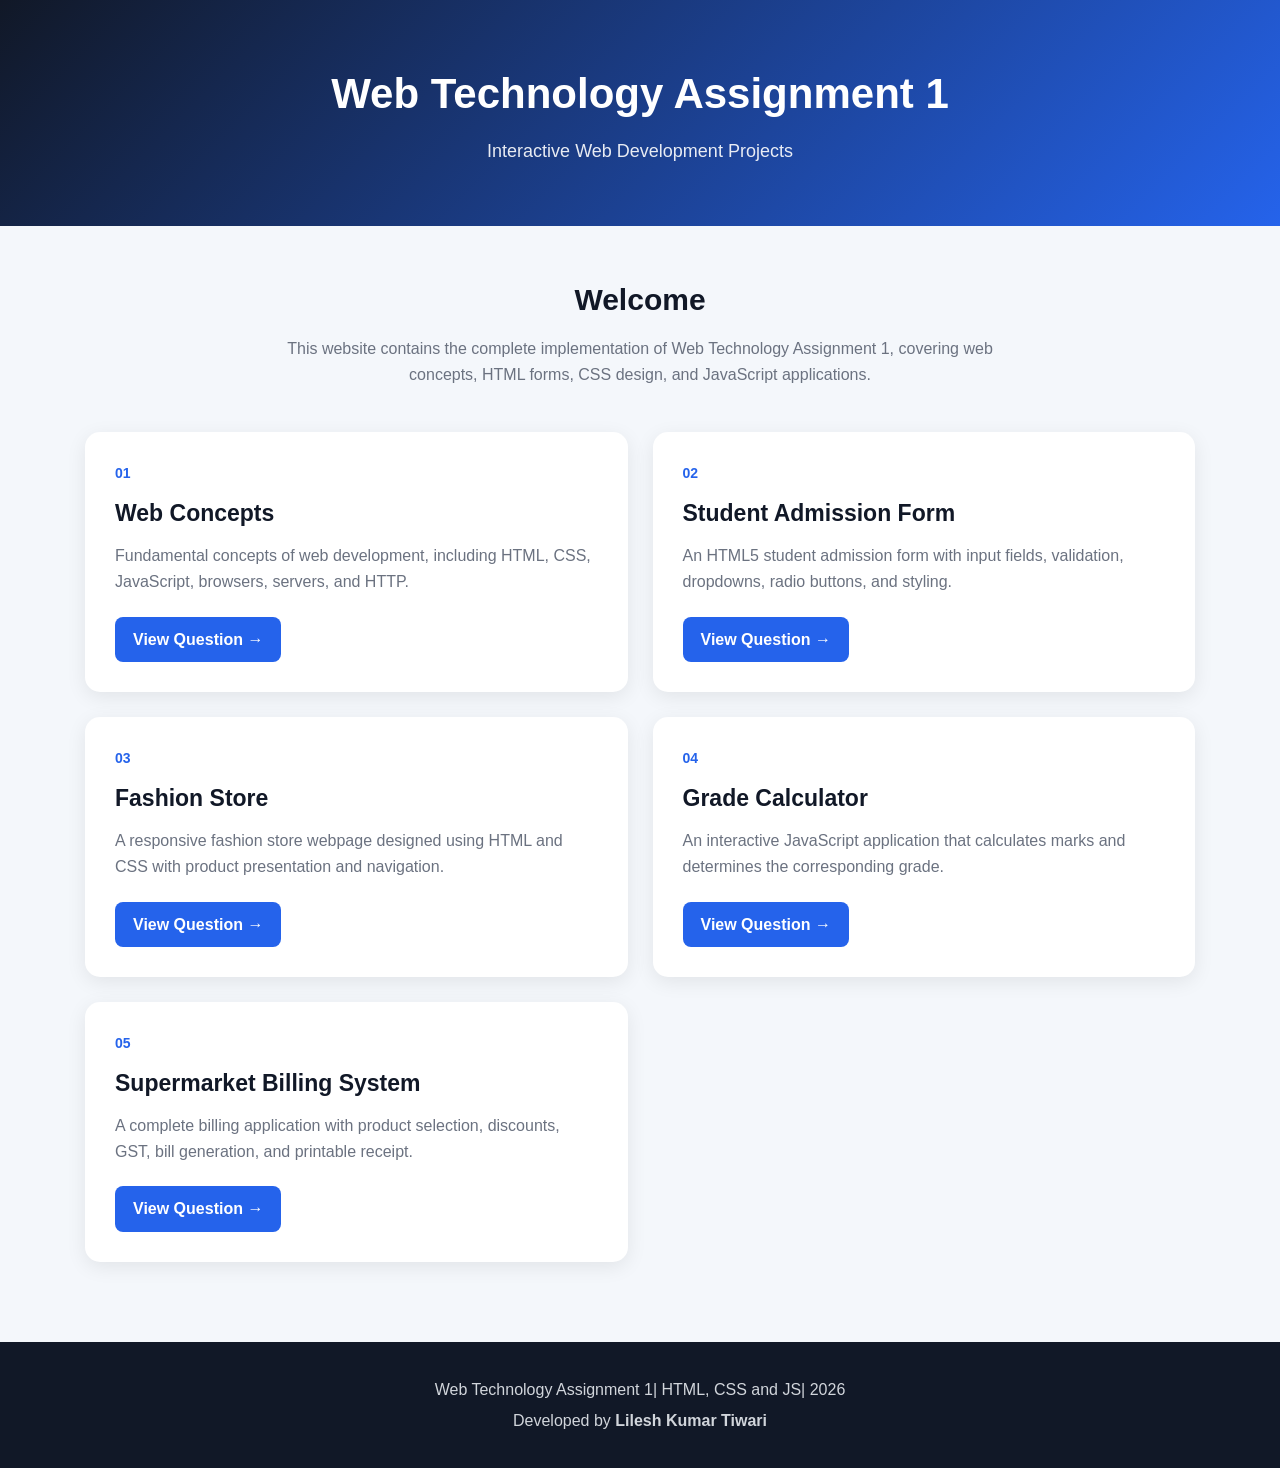
<file: index.html>
<!DOCTYPE html>
<html lang="en">
<head>
    <meta charset="UTF-8">
    <meta name="viewport" content="width=device-width, initial-scale=1.0">
    <title>Web Technology Assignment 1</title>
    <link rel="stylesheet" href="style.css">
</head>

<body>

    <header>
        <div class="header-content">
            <h1>Web Technology Assignment 1</h1>
            <p>Interactive Web Development Projects</p>
        </div>
    </header>

    <main>

        <section class="intro">
            <h2>Welcome</h2>
            <p>
                This website contains the complete implementation of
                Web Technology Assignment 1, covering web concepts,
                HTML forms, CSS design, and JavaScript applications.
            </p>
        </section>

        <section class="questions">

            <div class="card">
                <div class="number">01</div>
                <h2>Web Concepts</h2>
                <p>
                    Fundamental concepts of web development, including
                    HTML, CSS, JavaScript, browsers, servers, and HTTP.
                </p>
                <a href="Q1_Web_Concepts/">View Question →</a>
            </div>

            <div class="card">
                <div class="number">02</div>
                <h2>Student Admission Form</h2>
                <p>
                    An HTML5 student admission form with input fields,
                    validation, dropdowns, radio buttons, and styling.
                </p>
                <a href="Q2_Admission_Form/">View Question →</a>
            </div>

            <div class="card">
                <div class="number">03</div>
                <h2>Fashion Store</h2>
                <p>
                    A responsive fashion store webpage designed using
                    HTML and CSS with product presentation and navigation.
                </p>
                <a href="Q3_Fashion_Store/">View Question →</a>
            </div>

            <div class="card">
                <div class="number">04</div>
                <h2>Grade Calculator</h2>
                <p>
                    An interactive JavaScript application that calculates
                    marks and determines the corresponding grade.
                </p>
                <a href="Q4_Grade_Calculator/">View Question →</a>
            </div>

            <div class="card">
                <div class="number">05</div>
                <h2>Supermarket Billing System</h2>
                <p>
                    A complete billing application with product selection,
                    discounts, GST, bill generation, and printable receipt.
                </p>
                <a href="Q5_Supermarket_Billing/">View Question →</a>
            </div>

        </section>

    </main>

    <footer>
        <p>Web Technology Assignment 1| HTML, CSS and JS| 2026</p>
        <p>Developed by <strong>Lilesh Kumar Tiwari</strong></p>
    </footer>

</body>
</html>
</file>
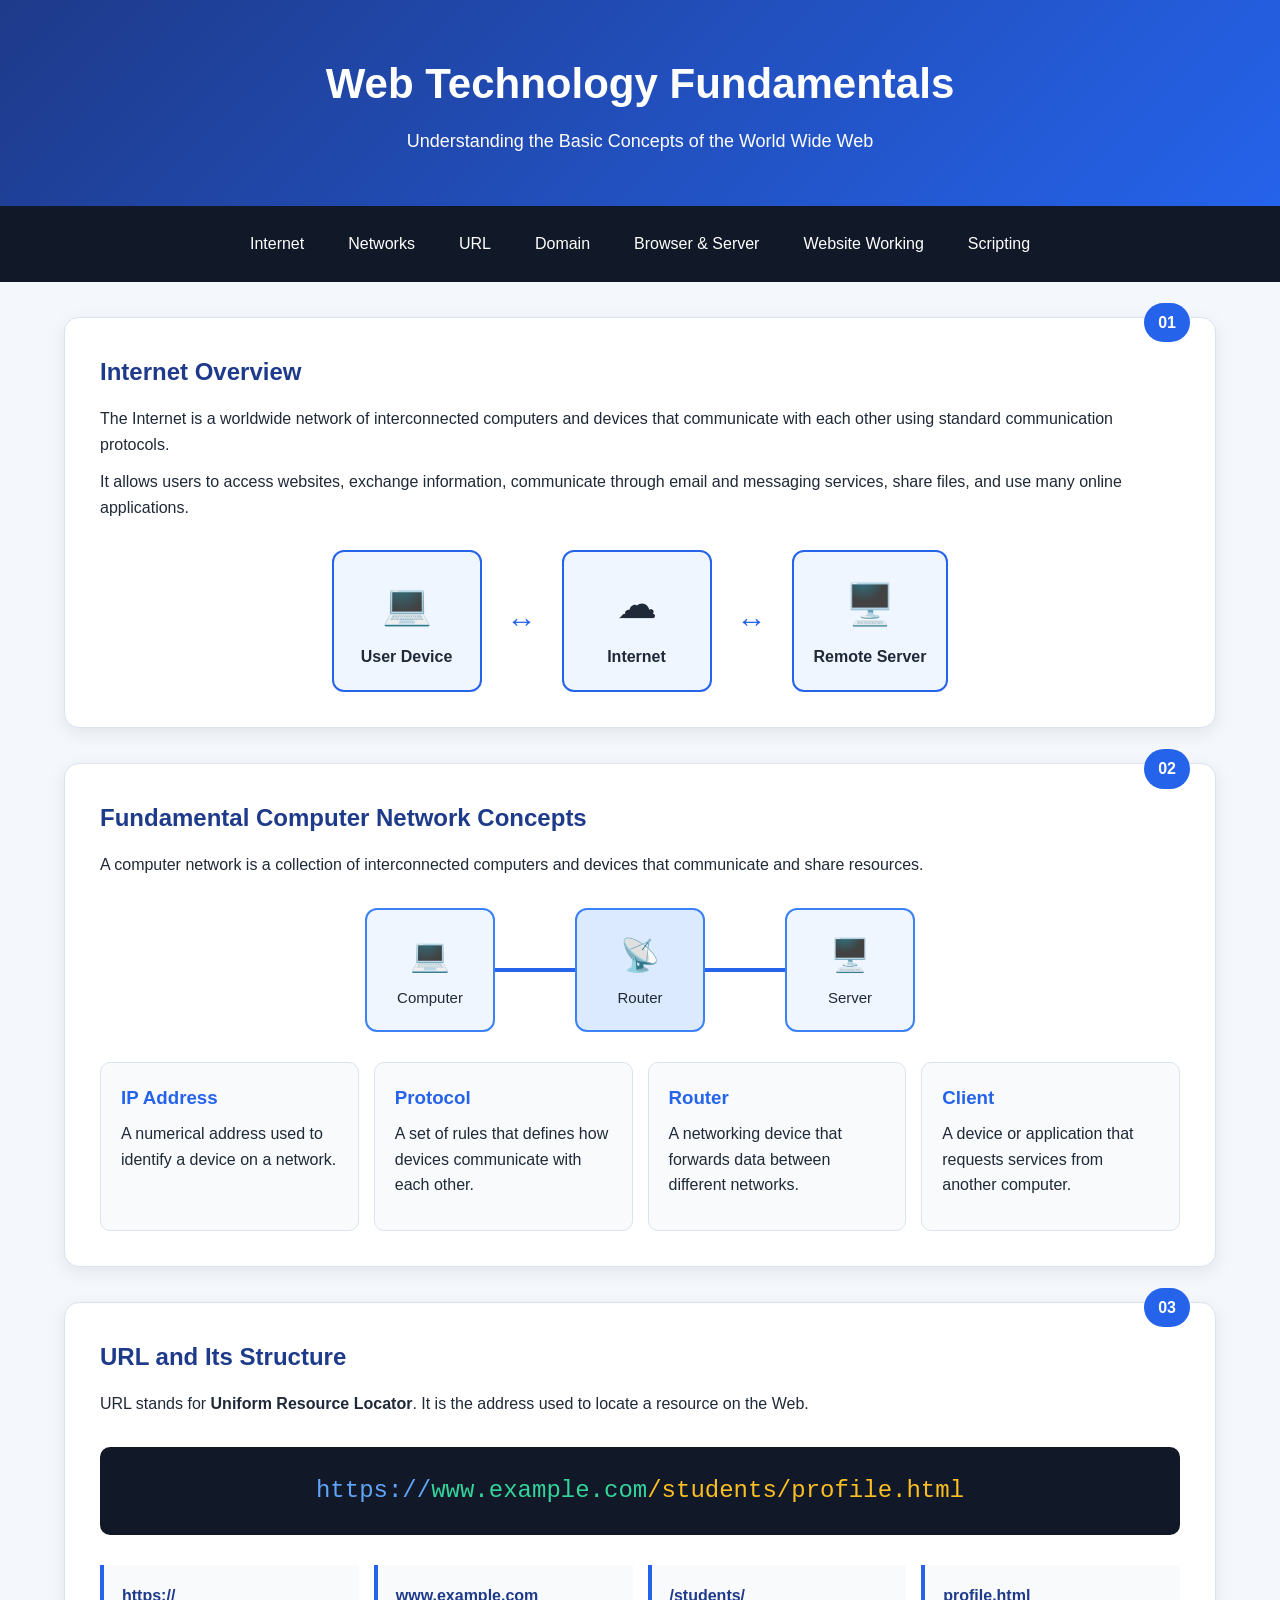
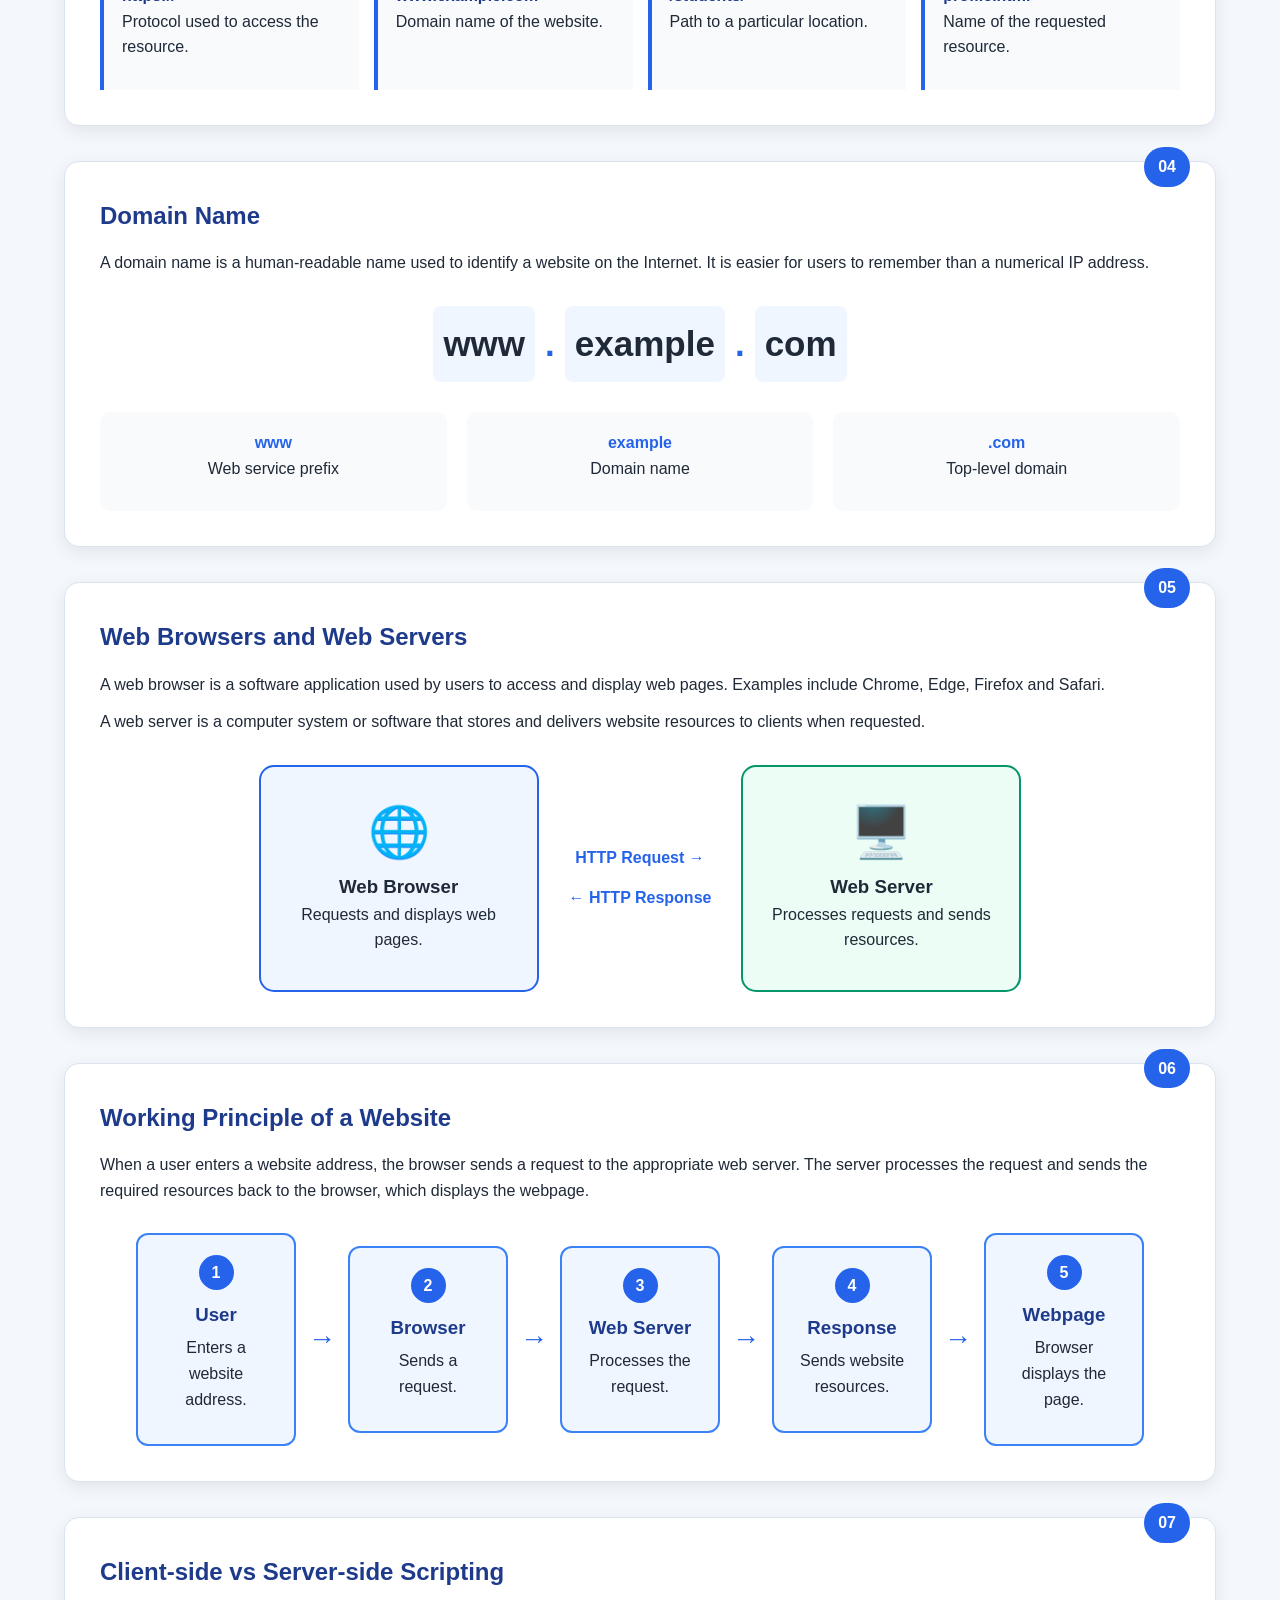
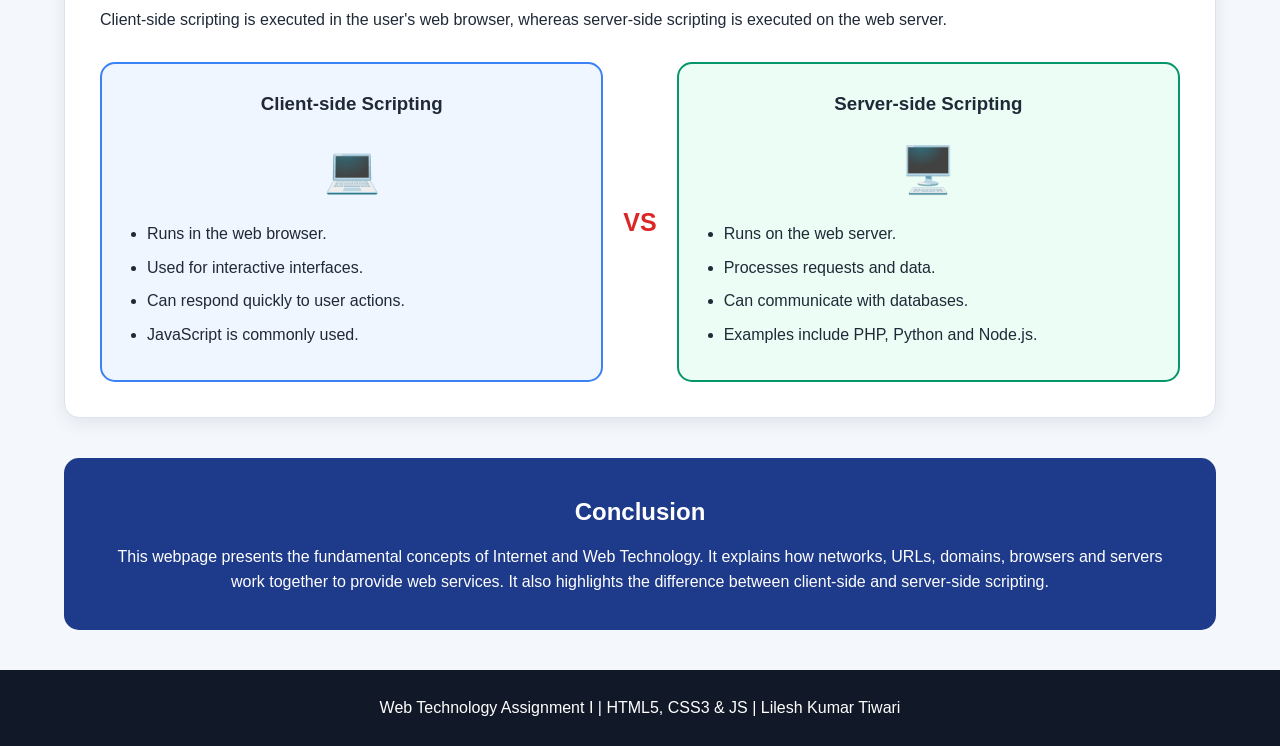
<file: Q1_Web_Concepts/index.html>
<!DOCTYPE html>
<html lang="en">
<head>
    <meta charset="UTF-8">

    <!-- Makes the webpage responsive on mobile devices -->
    <meta name="viewport" content="width=device-width, initial-scale=1.0">

    <title>Web Technology Fundamentals</title>

    <!-- Linking external CSS file -->
    <link rel="stylesheet" href="style.css">
</head>

<body>
    
    <!-- HEADER -->
    <header class="header">
        <div class="container">
            <h1>Web Technology Fundamentals</h1>
            <p>Understanding the Basic Concepts of the World Wide Web</p>
        </div>
    </header>


    <!--  NAVIGATION  -->
    <nav class="navbar">
        <a href="#internet">Internet</a>
        <a href="#network">Networks</a>
        <a href="#url">URL</a>
        <a href="#domain">Domain</a>
        <a href="#browser">Browser & Server</a>
        <a href="#working">Website Working</a>
        <a href="#scripting">Scripting</a>
    </nav>


    <main class="container">

        <!--  1. INTERNET OVERVIEW  -->
        <section id="internet" class="topic-card">

            <span class="topic-number">01</span>

            <h2>Internet Overview</h2>

            <p>
                The Internet is a worldwide network of interconnected
                computers and devices that communicate with each other
                using standard communication protocols.
            </p>

            <p>
                It allows users to access websites, exchange information,
                communicate through email and messaging services, share
                files, and use many online applications.
            </p>

            <!-- Internet Illustration -->
            <div class="diagram">

                <div class="device">
                    <div class="icon">💻</div>
                    <strong>User Device</strong>
                </div>

                <div class="arrow">↔</div>

                <div class="internet-cloud">
                    <div class="cloud-icon">☁</div>
                    <strong>Internet</strong>
                </div>

                <div class="arrow">↔</div>

                <div class="device">
                    <div class="icon">🖥️</div>
                    <strong>Remote Server</strong>
                </div>

            </div>

        </section>


        <!-- 2. NETWORK CONCEPTS -->
        <section id="network" class="topic-card">

            <span class="topic-number">02</span>

            <h2>Fundamental Computer Network Concepts</h2>

            <p>
                A computer network is a collection of interconnected
                computers and devices that communicate and share resources.
            </p>

            <div class="network-diagram">

                <div class="network-device">💻<br><span>Computer</span></div>

                <div class="connection"></div>

                <div class="network-device router">
                    📡<br>
                    <span>Router</span>
                </div>

                <div class="connection"></div>

                <div class="network-device">🖥️<br><span>Server</span></div>

            </div>

            <div class="concept-grid">

                <div class="small-card">
                    <h3>IP Address</h3>
                    <p>
                        A numerical address used to identify a device
                        on a network.
                    </p>
                </div>

                <div class="small-card">
                    <h3>Protocol</h3>
                    <p>
                        A set of rules that defines how devices
                        communicate with each other.
                    </p>
                </div>

                <div class="small-card">
                    <h3>Router</h3>
                    <p>
                        A networking device that forwards data between
                        different networks.
                    </p>
                </div>

                <div class="small-card">
                    <h3>Client</h3>
                    <p>
                        A device or application that requests services
                        from another computer.
                    </p>
                </div>

            </div>

        </section>


        <!--  3. URL  -->
        <section id="url" class="topic-card">

            <span class="topic-number">03</span>

            <h2>URL and Its Structure</h2>

            <p>
                URL stands for <strong>Uniform Resource Locator</strong>.
                It is the address used to locate a resource on the Web.
            </p>

            <div class="url-box">
                <span class="protocol">https://</span><span
                class="domain-part">www.example.com</span><span
                class="path">/students/profile.html</span>
            </div>

            <div class="url-parts">

                <div>
                    <strong>https://</strong>
                    <p>Protocol used to access the resource.</p>
                </div>

                <div>
                    <strong>www.example.com</strong>
                    <p>Domain name of the website.</p>
                </div>

                <div>
                    <strong>/students/</strong>
                    <p>Path to a particular location.</p>
                </div>

                <div>
                    <strong>profile.html</strong>
                    <p>Name of the requested resource.</p>
                </div>

            </div>

        </section>


        <!--  4. DOMAIN NAME  -->
        <section id="domain" class="topic-card">

            <span class="topic-number">04</span>

            <h2>Domain Name</h2>

            <p>
                A domain name is a human-readable name used to identify
                a website on the Internet. It is easier for users to
                remember than a numerical IP address.
            </p>

            <div class="domain-example">

                <span>www</span>
                <span class="dot">.</span>
                <span>example</span>
                <span class="dot">.</span>
                <span>com</span>

            </div>

            <div class="domain-labels">

                <div>
                    <strong>www</strong>
                    <p>Web service prefix</p>
                </div>

                <div>
                    <strong>example</strong>
                    <p>Domain name</p>
                </div>

                <div>
                    <strong>.com</strong>
                    <p>Top-level domain</p>
                </div>

            </div>

        </section>


        <!--  5. BROWSER AND SERVER  -->
        <section id="browser" class="topic-card">

            <span class="topic-number">05</span>

            <h2>Web Browsers and Web Servers</h2>

            <p>
                A web browser is a software application used by users
                to access and display web pages. Examples include
                Chrome, Edge, Firefox and Safari.
            </p>

            <p>
                A web server is a computer system or software that
                stores and delivers website resources to clients
                when requested.
            </p>

            <div class="browser-server">

                <div class="box browser-box">
                    <div class="large-icon">🌐</div>
                    <h3>Web Browser</h3>
                    <p>Requests and displays web pages.</p>
                </div>

                <div class="request-flow">
                    <div>HTTP Request →</div>
                    <div>← HTTP Response</div>
                </div>

                <div class="box server-box">
                    <div class="large-icon">🖥️</div>
                    <h3>Web Server</h3>
                    <p>Processes requests and sends resources.</p>
                </div>

            </div>

        </section>


        <!-- 6. WORKING OF WEBSITE  -->
        <section id="working" class="topic-card">

            <span class="topic-number">06</span>

            <h2>Working Principle of a Website</h2>

            <p>
                When a user enters a website address, the browser sends
                a request to the appropriate web server. The server
                processes the request and sends the required resources
                back to the browser, which displays the webpage.
            </p>

            <div class="workflow">

                <div class="workflow-step">
                    <span>1</span>
                    <h3>User</h3>
                    <p>Enters a website address.</p>
                </div>

                <div class="flow-arrow">→</div>

                <div class="workflow-step">
                    <span>2</span>
                    <h3>Browser</h3>
                    <p>Sends a request.</p>
                </div>

                <div class="flow-arrow">→</div>

                <div class="workflow-step">
                    <span>3</span>
                    <h3>Web Server</h3>
                    <p>Processes the request.</p>
                </div>

                <div class="flow-arrow">→</div>

                <div class="workflow-step">
                    <span>4</span>
                    <h3>Response</h3>
                    <p>Sends website resources.</p>
                </div>

                <div class="flow-arrow">→</div>

                <div class="workflow-step">
                    <span>5</span>
                    <h3>Webpage</h3>
                    <p>Browser displays the page.</p>
                </div>

            </div>

        </section>


        <!--7. CLIENT VS SERVER  -->
        <section id="scripting" class="topic-card">

            <span class="topic-number">07</span>

            <h2>Client-side vs Server-side Scripting</h2>

            <p>
                Client-side scripting is executed in the user's web
                browser, whereas server-side scripting is executed
                on the web server.
            </p>

            <div class="comparison">

                <div class="comparison-card client">

                    <h3>Client-side Scripting</h3>

                    <div class="comparison-icon">💻</div>

                    <ul>
                        <li>Runs in the web browser.</li>
                        <li>Used for interactive interfaces.</li>
                        <li>Can respond quickly to user actions.</li>
                        <li>JavaScript is commonly used.</li>
                    </ul>

                </div>


                <div class="vs">VS</div>


                <div class="comparison-card server">

                    <h3>Server-side Scripting</h3>

                    <div class="comparison-icon">🖥️</div>

                    <ul>
                        <li>Runs on the web server.</li>
                        <li>Processes requests and data.</li>
                        <li>Can communicate with databases.</li>
                        <li>Examples include PHP, Python and Node.js.</li>
                    </ul>

                </div>

            </div>

        </section>


        <!-- CONCLUSION  -->
        <section class="conclusion">

            <h2>Conclusion</h2>

            <p>
                This webpage presents the fundamental concepts of
                Internet and Web Technology. It explains how networks,
                URLs, domains, browsers and servers work together to
                provide web services. It also highlights the difference
                between client-side and server-side scripting.
            </p>

        </section>

    </main>


    <!--  FOOTER  -->
    <footer class="footer">

        <p>
            Web Technology Assignment I | HTML5, CSS3 & JS | Lilesh Kumar Tiwari
        </p>

    </footer>

</body>
</html>
</file>
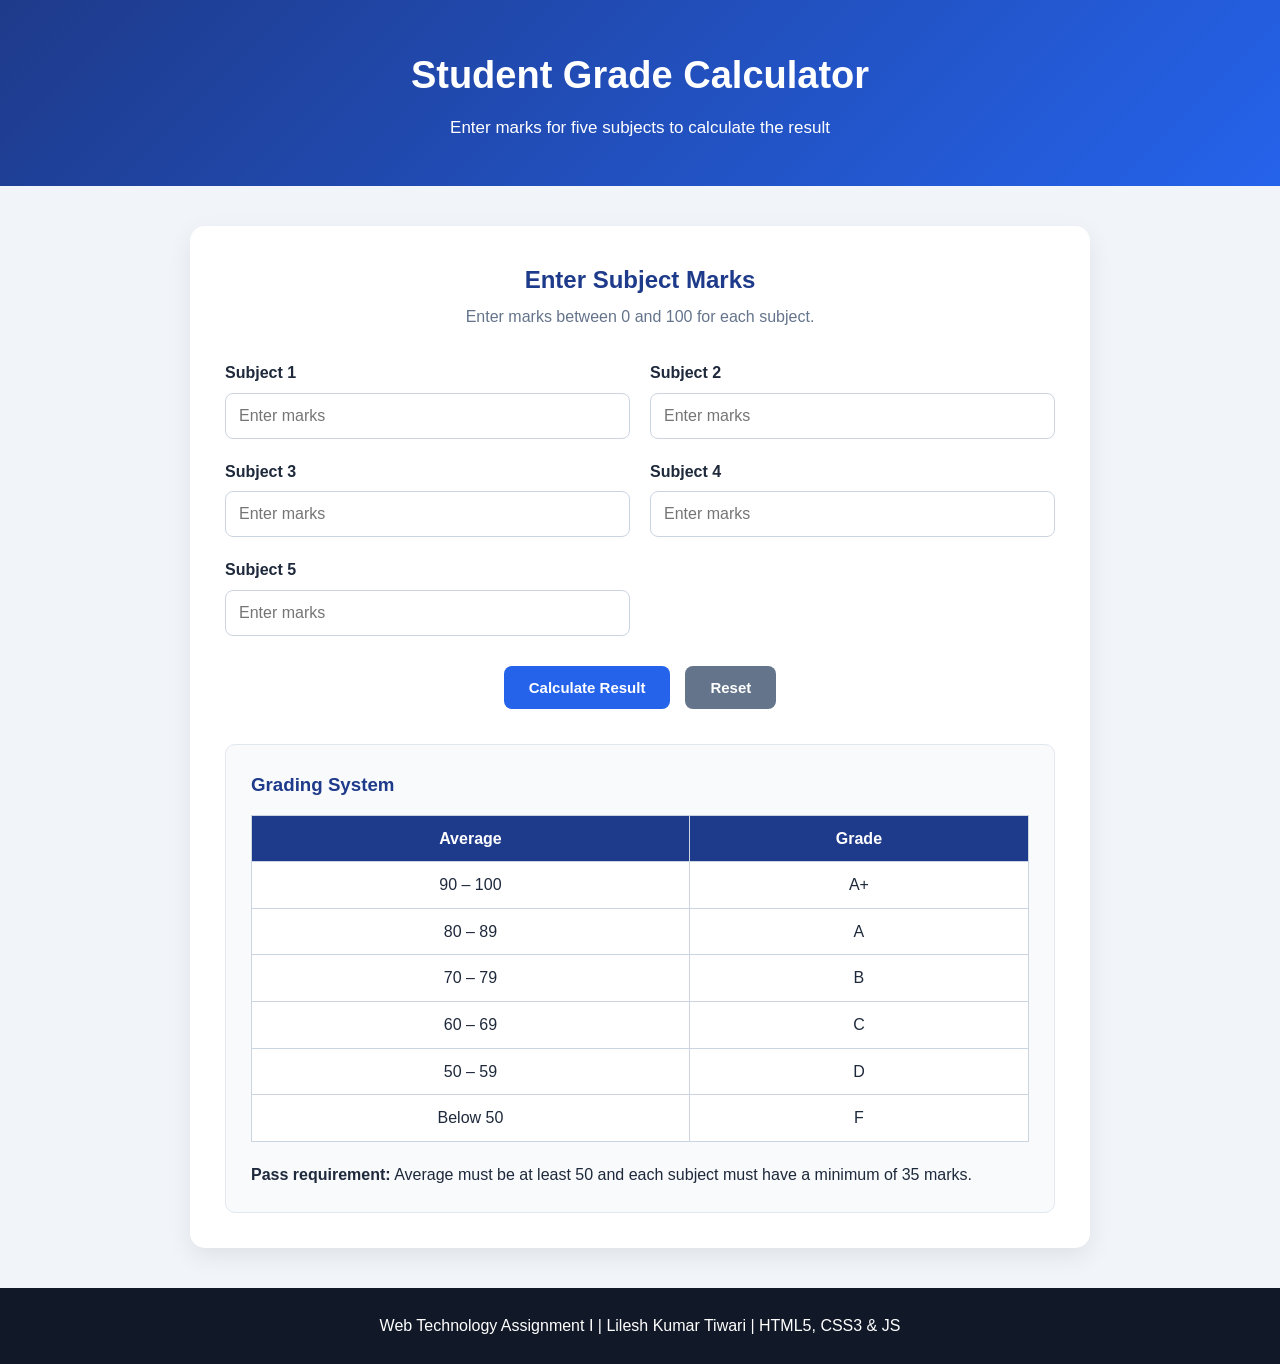
<file: Q4_Grade_Calculator/index.html>
<!DOCTYPE html>
<html lang="en">

<head>
    <meta charset="UTF-8">

    <!-- Responsive viewport -->
    <meta name="viewport" content="width=device-width, initial-scale=1.0">

    <title>Student Grade Calculator</title>

    <!-- External CSS -->
    <link rel="stylesheet" href="style.css">
</head>

<body>

    <!-- 
    HEADER 
     -->

    <header class="header">

        <h1>Student Grade Calculator</h1>

        <p>
            Enter marks for five subjects to calculate the result
        </p>

    </header>


    <!-- 
    MAIN CONTENT 
     -->

    <main class="container">

        <section class="calculator-card">

            <h2>Enter Subject Marks</h2>

            <p class="instruction">
                Enter marks between 0 and 100 for each subject.
            </p>


            <!-- 
            MARKS FORM 
             -->

            <form id="gradeForm">

                <div class="subjects">

                    <!-- Subject 1 -->

                    <div class="subject">

                        <label for="subject1">
                            Subject 1
                        </label>

                        <input
                            type="number"
                            id="subject1"
                            min="0"
                            max="100"
                            placeholder="Enter marks"
                            required
                        >

                    </div>


                    <!-- Subject 2 -->

                    <div class="subject">

                        <label for="subject2">
                            Subject 2
                        </label>

                        <input
                            type="number"
                            id="subject2"
                            min="0"
                            max="100"
                            placeholder="Enter marks"
                            required
                        >

                    </div>


                    <!-- Subject 3 -->

                    <div class="subject">

                        <label for="subject3">
                            Subject 3
                        </label>

                        <input
                            type="number"
                            id="subject3"
                            min="0"
                            max="100"
                            placeholder="Enter marks"
                            required
                        >

                    </div>


                    <!-- Subject 4 -->

                    <div class="subject">

                        <label for="subject4">
                            Subject 4
                        </label>

                        <input
                            type="number"
                            id="subject4"
                            min="0"
                            max="100"
                            placeholder="Enter marks"
                            required
                        >

                    </div>


                    <!-- Subject 5 -->

                    <div class="subject">

                        <label for="subject5">
                            Subject 5
                        </label>

                        <input
                            type="number"
                            id="subject5"
                            min="0"
                            max="100"
                            placeholder="Enter marks"
                            required
                        >

                    </div>

                </div>


                <!-- 
                BUTTONS 
                 -->

                <div class="button-group">

                    <button
                        type="submit"
                        class="calculate-btn"
                    >
                        Calculate Result
                    </button>

                    <button
                        type="reset"
                        class="reset-btn"
                        id="resetBtn"
                    >
                        Reset
                    </button>

                </div>

            </form>


            <!-- 
            RESULT 
             -->

            <section
                id="result"
                class="result"
                style="display: none;"
            >

                <h2>Student Result</h2>

                <div class="result-grid">

                    <div class="result-box">

                        <span>Total Marks</span>

                        <strong id="total">
                            0
                        </strong>

                        <small>out of 500</small>

                    </div>


                    <div class="result-box">

                        <span>Average</span>

                        <strong id="average">
                            0
                        </strong>

                        <small>out of 100</small>

                    </div>


                    <div class="result-box">

                        <span>Grade</span>

                        <strong id="grade">
                            -
                        </strong>

                    </div>


                    <div class="result-box">

                        <span>Status</span>

                        <strong id="status">
                            -
                        </strong>

                    </div>

                </div>

            </section>


            <!-- 
            GRADING SYSTEM 
             -->

            <section class="grading-system">

                <h3>Grading System</h3>

                <table>

                    <thead>

                        <tr>
                            <th>Average</th>
                            <th>Grade</th>
                        </tr>

                    </thead>

                    <tbody>

                        <tr>
                            <td>90 – 100</td>
                            <td>A+</td>
                        </tr>

                        <tr>
                            <td>80 – 89</td>
                            <td>A</td>
                        </tr>

                        <tr>
                            <td>70 – 79</td>
                            <td>B</td>
                        </tr>

                        <tr>
                            <td>60 – 69</td>
                            <td>C</td>
                        </tr>

                        <tr>
                            <td>50 – 59</td>
                            <td>D</td>
                        </tr>

                        <tr>
                            <td>Below 50</td>
                            <td>F</td>
                        </tr>

                    </tbody>

                </table>

                <p>
                    <strong>Pass requirement:</strong>
                    Average must be at least 50 and each subject
                    must have a minimum of 35 marks.
                </p>

            </section>

        </section>

    </main>


    <!-- 
    FOOTER 
     -->

    <footer class="footer">

        <p>
            Web Technology Assignment I | Lilesh Kumar Tiwari | HTML5, CSS3 & JS
        </p>

    </footer>


    <!-- JavaScript file -->
    <script src="script.js"></script>

</body>

</html>
</file>
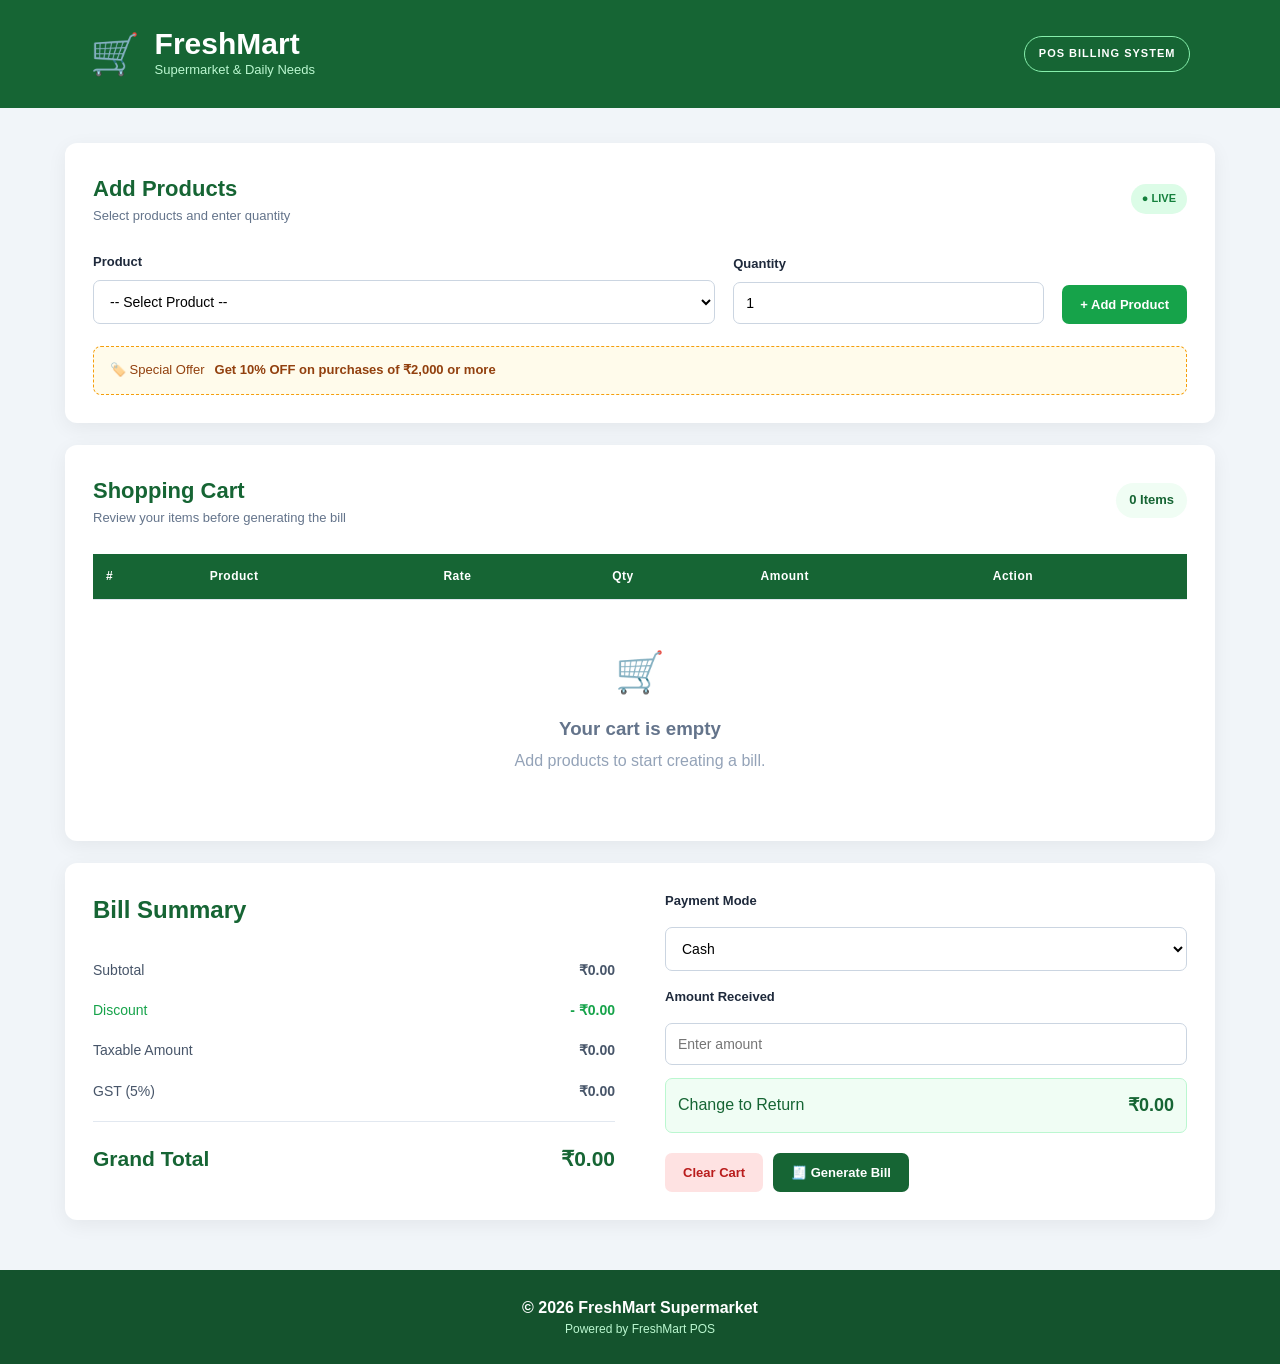
<file: Q5_Supermarket_Billing/index.html>
<!DOCTYPE html>
<html lang="en">

<head>

    <meta charset="UTF-8">

    <meta
        name="viewport"
        content="width=device-width, initial-scale=1.0"
    >

    <title>FreshMart POS Billing System</title>

    <link rel="stylesheet" href="style.css">

</head>

<body>

    <!--  HEADER  -->

    <header class="header">

        <div class="store-brand">

            <div class="store-icon">
                🛒
            </div>

            <div>

                <h1>FreshMart</h1>

                <p>Supermarket & Daily Needs</p>

            </div>

        </div>

        <div class="pos-label">
            POS BILLING SYSTEM
        </div>

    </header>


    <!--  MAIN  -->

    <main class="container">


        <!--  PRODUCT PANEL  -->

        <section class="panel">

            <div class="panel-heading">

                <div>

                    <h2>Add Products</h2>

                    <p>
                        Select products and enter quantity
                    </p>

                </div>

                <span class="live-badge">
                    ● LIVE
                </span>

            </div>


            <div class="input-area">

                <div class="form-group">

                    <label for="product">
                        Product
                    </label>

                    <select id="product">

                        <option value="">
                            -- Select Product --
                        </option>

                        <option value="Rice">
                            Rice — ₹60/kg
                        </option>

                        <option value="Wheat">
                            Wheat — ₹45/kg
                        </option>

                        <option value="Milk">
                            Milk — ₹30/litre
                        </option>

                        <option value="Bread">
                            Bread — ₹40/pack
                        </option>

                        <option value="Eggs">
                            Eggs — ₹70/dozen
                        </option>

                        <option value="Sugar">
                            Sugar — ₹50/kg
                        </option>

                        <option value="Tea">
                            Tea — ₹120/pack
                        </option>

                        <option value="Biscuits">
                            Biscuits — ₹30/pack
                        </option>

                        <option value="Coffee">
                            Coffee — ₹180/pack
                        </option>

                        <option value="Cooking Oil">
                            Cooking Oil — ₹150/litre
                        </option>

                    </select>

                </div>


                <div class="form-group">

                    <label for="quantity">
                        Quantity
                    </label>

                    <input
                        type="number"
                        id="quantity"
                        min="1"
                        value="1"
                    >

                </div>


                <button
                    id="addBtn"
                    class="add-btn"
                >
                    + Add Product
                </button>

            </div>


            <!-- DISCOUNT INFORMATION -->

            <div class="discount-info">

                <span>🏷️ Special Offer</span>

                <strong>
                    Get 10% OFF on purchases of ₹2,000 or more
                </strong>

            </div>

        </section>


        <!--  CART  -->

        <section class="panel">

            <div class="panel-heading">

                <div>

                    <h2>Shopping Cart</h2>

                    <p>
                        Review your items before generating the bill
                    </p>

                </div>

                <span id="itemCount" class="item-count">
                    0 Items
                </span>

            </div>


            <div class="table-container">

                <table>

                    <thead>

                        <tr>

                            <th>#</th>

                            <th>Product</th>

                            <th>Rate</th>

                            <th>Qty</th>

                            <th>Amount</th>

                            <th>Action</th>

                        </tr>

                    </thead>

                    <tbody id="billBody">

                    </tbody>

                </table>

            </div>


            <div
                id="emptyMessage"
                class="empty-message"
            >

                <div class="empty-icon">
                    🛒
                </div>

                <h3>Your cart is empty</h3>

                <p>
                    Add products to start creating a bill.
                </p>

            </div>

        </section>


        <!--  BILL SUMMARY  -->

        <section class="summary-panel">

            <div class="summary-content">

                <h2>Bill Summary</h2>


                <div class="summary-row">

                    <span>
                        Subtotal
                    </span>

                    <strong>
                        ₹<span id="subtotal">0.00</span>
                    </strong>

                </div>


                <div class="summary-row discount-row">

                    <span>
                        Discount
                    </span>

                    <strong>
                        - ₹<span id="discount">0.00</span>
                    </strong>

                </div>


                <div class="summary-row">

                    <span>
                        Taxable Amount
                    </span>

                    <strong>
                        ₹<span id="taxable">0.00</span>
                    </strong>

                </div>


                <div class="summary-row">

                    <span>
                        GST (5%)
                    </span>

                    <strong>
                        ₹<span id="gst">0.00</span>
                    </strong>

                </div>


                <div class="summary-divider"></div>


                <div class="grand-total">

                    <span>
                        Grand Total
                    </span>

                    <strong>
                        ₹<span id="grandTotal">0.00</span>
                    </strong>

                </div>

            </div>


            <div class="payment-area">

                <label for="paymentMode">
                    Payment Mode
                </label>

                <select id="paymentMode">

                    <option value="Cash">
                        Cash
                    </option>

                    <option value="UPI">
                        UPI
                    </option>

                    <option value="Credit Card">
                        Credit Card
                    </option>

                    <option value="Debit Card">
                        Debit Card
                    </option>

                </select>


                <label for="amountReceived">
                    Amount Received
                </label>

                <input
                    type="number"
                    id="amountReceived"
                    min="0"
                    placeholder="Enter amount"
                >


                <div class="change-box">

                    <span>
                        Change to Return
                    </span>

                    <strong>
                        ₹<span id="change">0.00</span>
                    </strong>

                </div>


                <div class="action-buttons">

                    <button
                        id="clearBtn"
                        class="clear-btn"
                    >
                        Clear Cart
                    </button>

                    <button
                        id="generateBtn"
                        class="generate-btn"
                    >
                        🧾 Generate Bill
                    </button>

                </div>

            </div>

        </section>


        <!--  GENERATED RECEIPT  -->

        <section
            id="receiptSection"
            class="receipt-section"
        >

            <div class="receipt">

                <div class="receipt-header">

                    <h2>FRESHMART</h2>

                    <p>
                        Supermarket & Daily Needs
                    </p>

                    <p>
                        123 Market Street, Bengaluru
                    </p>

                    <p>
                        Ph: +91 98765 43210
                    </p>

                </div>


                <div class="receipt-meta">

                    <div>

                        <span>Bill No.</span>

                        <strong id="receiptBillNo">
                            -
                        </strong>

                    </div>

                    <div>

                        <span>Date</span>

                        <strong id="receiptDate">
                            -
                        </strong>

                    </div>

                    <div>

                        <span>Time</span>

                        <strong id="receiptTime">
                            -
                        </strong>

                    </div>

                    <div>

                        <span>Cashier</span>

                        <strong>
                            Admin
                        </strong>

                    </div>

                </div>


                <div class="receipt-line"></div>


                <table class="receipt-table">

                    <thead>

                        <tr>

                            <th>Item</th>

                            <th>Qty</th>

                            <th>Rate</th>

                            <th>Amount</th>

                        </tr>

                    </thead>

                    <tbody id="receiptBody">

                    </tbody>

                </table>


                <div class="receipt-line"></div>


                <div class="receipt-totals">

                    <div>

                        <span>Subtotal</span>

                        <strong>
                            ₹<span id="receiptSubtotal">
                                0.00
                            </span>
                        </strong>

                    </div>


                    <div>

                        <span>Discount</span>

                        <strong>
                            - ₹<span id="receiptDiscount">
                                0.00
                            </span>
                        </strong>

                    </div>


                    <div>

                        <span>GST (5%)</span>

                        <strong>
                            ₹<span id="receiptGST">
                                0.00
                            </span>
                        </strong>

                    </div>


                    <div class="receipt-grand-total">

                        <span>TOTAL</span>

                        <strong>
                            ₹<span id="receiptGrandTotal">
                                0.00
                            </span>
                        </strong>

                    </div>

                </div>


                <div class="receipt-payment">

                    <p>
                        Payment:
                        <strong id="receiptPayment">
                            Cash
                        </strong>
                    </p>

                    <p>
                        Amount Received:
                        ₹<strong id="receiptReceived">
                            0.00
                        </strong>
                    </p>

                    <p>
                        Change:
                        ₹<strong id="receiptChange">
                            0.00
                        </strong>
                    </p>

                </div>


                <div class="receipt-footer">

                    <div class="barcode">
                        || ||| || |||| ||| || ||||
                    </div>

                    <p>
                        Thank you for shopping with us!
                    </p>

                    <p>
                        Please visit again.
                    </p>

                    <small>
                        Goods once sold cannot be returned
                        without a valid receipt.
                    </small>

                </div>

            </div>


            <button
                id="printBtn"
                class="print-receipt-btn"
            >
                🖨️ Print Receipt
            </button>

        </section>

    </main>


    <!--  FOOTER  -->

    <footer class="footer">

        <p>
            © 2026 FreshMart Supermarket
        </p>

        <p>
            Powered by FreshMart POS
        </p>

    </footer>


    <script src="script.js"></script>

</body>

</html>
</file>
<file: style.css>
* {
    margin: 0;
    padding: 0;
    box-sizing: border-box;
}

body {
    font-family: Arial, Helvetica, sans-serif;
    background: #f4f7fb;
    color: #1f2937;
    line-height: 1.6;
}

/* Header */

header {
    background: linear-gradient(135deg, #111827, #2563eb);
    color: white;
    padding: 60px 20px;
    text-align: center;
}

.header-content h1 {
    font-size: 42px;
    margin-bottom: 10px;
}

.header-content p {
    font-size: 18px;
    opacity: 0.9;
}

/* Main */

main {
    max-width: 1150px;
    margin: auto;
    padding: 50px 20px;
}

/* Introduction */

.intro {
    text-align: center;
    margin-bottom: 45px;
}

.intro h2 {
    font-size: 30px;
    margin-bottom: 12px;
    color: #111827;
}

.intro p {
    max-width: 750px;
    margin: auto;
    color: #6b7280;
}

/* Cards */

.questions {
    display: grid;
    grid-template-columns: repeat(2, 1fr);
    gap: 25px;
}

.card {
    background: white;
    padding: 30px;
    border-radius: 15px;
    box-shadow: 0 5px 20px rgba(0, 0, 0, 0.08);
    transition: 0.3s ease;
    position: relative;
    overflow: hidden;
}

.card:hover {
    transform: translateY(-7px);
    box-shadow: 0 12px 30px rgba(0, 0, 0, 0.14);
}

.card .number {
    font-size: 14px;
    font-weight: bold;
    color: #2563eb;
    margin-bottom: 10px;
}

.card h2 {
    font-size: 23px;
    margin-bottom: 12px;
    color: #111827;
}

.card p {
    color: #6b7280;
    margin-bottom: 22px;
}

.card a {
    display: inline-block;
    text-decoration: none;
    background: #2563eb;
    color: white;
    padding: 10px 18px;
    border-radius: 8px;
    font-weight: bold;
    transition: 0.2s;
}

.card a:hover {
    background: #1d4ed8;
}

/* Footer */

footer {
    text-align: center;
    padding: 30px 20px;
    background: #111827;
    color: #d1d5db;
    margin-top: 30px;
}

footer p {
    margin: 5px;
}

/* Responsive */

@media (max-width: 768px) {

    .header-content h1 {
        font-size: 30px;
    }

    .questions {
        grid-template-columns: 1fr;
    }

    main {
        padding: 35px 15px;
    }
}
</file>
<file: Q1_Web_Concepts/style.css>
/* GENERAL PAGE STYLING */

* {
    margin: 0;
    padding: 0;
    box-sizing: border-box;
}

html {
    scroll-behavior: smooth;
}

body {
    font-family: Arial, Helvetica, sans-serif;
    line-height: 1.6;
    background: #f4f7fb;
    color: #1f2937;
}

.container {
    width: 90%;
    max-width: 1200px;
    margin: auto;
}


/* HEADER */

.header {
    background: linear-gradient(135deg, #1e3a8a, #2563eb);
    color: white;
    text-align: center;
    padding: 50px 20px;
}

.header h1 {
    font-size: 42px;
    margin-bottom: 10px;
}

.header p {
    font-size: 18px;
}


/* NAVIGATION */

.navbar {
    position: sticky;
    top: 0;
    z-index: 100;

    display: flex;
    justify-content: center;
    flex-wrap: wrap;

    background: #111827;
    padding: 12px;
}

.navbar a {
    color: white;
    text-decoration: none;
    margin: 5px 10px;
    padding: 8px 12px;
    border-radius: 6px;
    transition: 0.3s;
}

.navbar a:hover {
    background: #2563eb;
}


/* TOPIC CARDS */

.topic-card {
    position: relative;

    background: white;
    margin: 35px 0;
    padding: 35px;

    border-radius: 15px;
    border: 1px solid #dbe3ef;

    box-shadow: 0 5px 18px rgba(0, 0, 0, 0.08);
}

.topic-card h2 {
    color: #1e3a8a;
    margin-bottom: 15px;
}

.topic-card p {
    margin-bottom: 12px;
}

.topic-number {
    position: absolute;
    top: -15px;
    right: 25px;

    background: #2563eb;
    color: white;

    padding: 7px 14px;
    border-radius: 20px;

    font-weight: bold;
}


/* INTERNET DIAGRAM */

.diagram {
    display: flex;
    justify-content: center;
    align-items: center;
    gap: 25px;

    margin-top: 30px;
    flex-wrap: wrap;
}

.device,
.internet-cloud {
    text-align: center;
    padding: 20px;
    min-width: 150px;

    border: 2px solid #2563eb;
    border-radius: 12px;
    background: #eff6ff;
}

.icon,
.cloud-icon {
    font-size: 40px;
    margin-bottom: 8px;
}

.arrow {
    font-size: 30px;
    color: #2563eb;
}


/* NETWORK DIAGRAM */

.network-diagram {
    display: flex;
    align-items: center;
    justify-content: center;

    margin: 30px 0;
}

.network-device {
    background: #eff6ff;
    border: 2px solid #3b82f6;
    border-radius: 12px;

    padding: 20px;
    text-align: center;

    min-width: 130px;
    font-size: 32px;
}

.network-device span {
    display: block;
    font-size: 15px;
    margin-top: 5px;
}

.router {
    background: #dbeafe;
}

.connection {
    width: 80px;
    height: 4px;
    background: #2563eb;
}


/* NETWORK CONCEPT GRID */

.concept-grid {
    display: grid;
    grid-template-columns: repeat(4, 1fr);
    gap: 15px;
}

.small-card {
    padding: 20px;
    border: 1px solid #dbe3ef;
    border-radius: 10px;
    background: #f8fafc;
}

.small-card h3 {
    color: #2563eb;
    margin-bottom: 8px;
}


/* URL */

.url-box {
    margin: 30px 0;
    padding: 25px;

    text-align: center;

    background: #111827;
    color: white;

    border-radius: 10px;

    font-size: 24px;
    font-family: monospace;

    overflow-x: auto;
}

.protocol {
    color: #60a5fa;
}

.domain-part {
    color: #34d399;
}

.path {
    color: #fbbf24;
}

.url-parts {
    display: grid;
    grid-template-columns: repeat(4, 1fr);
    gap: 15px;
}

.url-parts div {
    background: #f8fafc;
    padding: 18px;
    border-left: 4px solid #2563eb;
}

.url-parts strong {
    color: #1e3a8a;
}


/* DOMAIN NAME */

.domain-example {
    display: flex;
    justify-content: center;
    align-items: center;

    margin: 30px 0;

    font-size: 35px;
    font-weight: bold;
}

.domain-example span {
    padding: 10px;
}

.domain-example span:not(.dot) {
    background: #eff6ff;
    border-radius: 8px;
}

.dot {
    color: #2563eb;
}

.domain-labels {
    display: grid;
    grid-template-columns: repeat(3, 1fr);
    gap: 20px;

    text-align: center;
}

.domain-labels div {
    padding: 18px;
    background: #f8fafc;
    border-radius: 10px;
}

.domain-labels strong {
    color: #2563eb;
}


/* BROWSER AND SERVER */

.browser-server {
    display: flex;
    justify-content: center;
    align-items: center;

    gap: 30px;
    margin-top: 30px;
}

.box {
    width: 280px;
    padding: 25px;

    text-align: center;

    border-radius: 15px;
    border: 2px solid #2563eb;
}

.browser-box {
    background: #eff6ff;
}

.server-box {
    background: #ecfdf5;
    border-color: #059669;
}

.large-icon {
    font-size: 50px;
}

.request-flow {
    text-align: center;
    font-weight: bold;
    line-height: 2.5;
    color: #2563eb;
}


/* WEBSITE WORKFLOW */

.workflow {
    display: flex;
    align-items: center;
    justify-content: center;

    gap: 12px;
    margin-top: 30px;

    flex-wrap: wrap;
}

.workflow-step {
    width: 160px;
    min-height: 150px;

    padding: 20px;

    text-align: center;

    background: #eff6ff;
    border: 2px solid #3b82f6;
    border-radius: 12px;
}

.workflow-step span {
    display: inline-flex;

    width: 35px;
    height: 35px;

    justify-content: center;
    align-items: center;

    border-radius: 50%;

    background: #2563eb;
    color: white;

    font-weight: bold;

    margin-bottom: 10px;
}

.workflow-step h3 {
    color: #1e3a8a;
    margin-bottom: 5px;
}

.flow-arrow {
    font-size: 28px;
    color: #2563eb;
}


/* CLIENT VS SERVER */

.comparison {
    display: grid;
    grid-template-columns: 1fr auto 1fr;
    align-items: center;

    gap: 20px;
    margin-top: 30px;
}

.comparison-card {
    padding: 25px;
    border-radius: 15px;
    border: 2px solid;
}

.comparison-card h3 {
    text-align: center;
    margin-bottom: 15px;
}

.client {
    background: #eff6ff;
    border-color: #3b82f6;
}

.server {
    background: #ecfdf5;
    border-color: #059669;
}

.comparison-icon {
    text-align: center;
    font-size: 45px;
    margin-bottom: 15px;
}

.comparison-card ul {
    padding-left: 20px;
}

.comparison-card li {
    margin: 8px 0;
}

.vs {
    font-size: 25px;
    font-weight: bold;
    color: #dc2626;
}


/* CONCLUSION */

.conclusion {
    background: #1e3a8a;
    color: white;

    padding: 35px;
    margin: 40px 0;

    border-radius: 15px;

    text-align: center;
}

.conclusion h2 {
    margin-bottom: 12px;
}


/*  FOOTER */

.footer {
    background: #111827;
    color: white;

    text-align: center;
    padding: 25px;

    margin-top: 30px;
}


/* RESPONSIVE DESIGN */

@media (max-width: 900px) {

    .concept-grid {
        grid-template-columns: repeat(2, 1fr);
    }

    .url-parts {
        grid-template-columns: repeat(2, 1fr);
    }

    .browser-server {
        flex-direction: column;
    }

    .comparison {
        grid-template-columns: 1fr;
    }

    .vs {
        text-align: center;
    }
}


@media (max-width: 600px) {

    .header h1 {
        font-size: 30px;
    }

    .topic-card {
        padding: 25px 20px;
    }

    .navbar {
        position: static;
    }

    .concept-grid,
    .url-parts,
    .domain-labels {
        grid-template-columns: 1fr;
    }

    .network-diagram {
        flex-direction: column;
    }

    .connection {
        width: 4px;
        height: 50px;
    }

    .domain-example {
        font-size: 23px;
    }

    .workflow {
        flex-direction: column;
    }

    .flow-arrow {
        transform: rotate(90deg);
    }
}
</file>
<file: Q4_Grade_Calculator/style.css>
/* 
   BASIC RESET
    */

* {
    margin: 0;
    padding: 0;
    box-sizing: border-box;
}


/* 
   BODY
    */

body {
    font-family: Arial, Helvetica, sans-serif;

    background: #f1f5f9;

    color: #1e293b;

    line-height: 1.6;
}


/* 
   HEADER
    */

.header {
    background: linear-gradient(
        135deg,
        #1e3a8a,
        #2563eb
    );

    color: white;

    text-align: center;

    padding: 45px 20px;
}

.header h1 {
    font-size: 38px;

    margin-bottom: 8px;
}

.header p {
    font-size: 17px;
}


/* 
   MAIN CONTAINER
    */

.container {
    width: 90%;

    max-width: 900px;

    margin: 40px auto;
}


/* 
   CALCULATOR CARD
    */

.calculator-card {
    background: white;

    padding: 35px;

    border-radius: 15px;

    box-shadow:
        0 8px 25px rgba(0, 0, 0, 0.08);
}

.calculator-card > h2 {
    text-align: center;

    color: #1e3a8a;

    margin-bottom: 5px;
}

.instruction {
    text-align: center;

    color: #64748b;

    margin-bottom: 30px;
}


/* 
   SUBJECT GRID
    */

.subjects {
    display: grid;

    grid-template-columns: repeat(2, 1fr);

    gap: 20px;
}

.subject {
    display: flex;

    flex-direction: column;
}

.subject label {
    font-weight: bold;

    margin-bottom: 7px;
}

.subject input {
    padding: 13px;

    border: 1px solid #cbd5e1;

    border-radius: 8px;

    font-size: 16px;

    transition: 0.3s;
}

.subject input:focus {
    outline: none;

    border-color: #2563eb;

    box-shadow:
        0 0 0 3px rgba(37, 99, 235, 0.12);
}


/* 
   BUTTONS
    */

.button-group {
    display: flex;

    justify-content: center;

    gap: 15px;

    margin-top: 30px;
}

button {
    border: none;

    padding: 13px 25px;

    border-radius: 8px;

    font-size: 15px;

    font-weight: bold;

    cursor: pointer;

    transition: 0.3s;
}

.calculate-btn {
    background: #2563eb;

    color: white;
}

.calculate-btn:hover {
    background: #1d4ed8;

    transform: translateY(-2px);
}

.reset-btn {
    background: #64748b;

    color: white;
}

.reset-btn:hover {
    background: #475569;
}


/* 
   RESULT
    */

.result {
    margin-top: 35px;

    padding-top: 30px;

    border-top: 2px solid #e2e8f0;
}

.result h2 {
    text-align: center;

    color: #1e3a8a;

    margin-bottom: 20px;
}

.result-grid {
    display: grid;

    grid-template-columns: repeat(4, 1fr);

    gap: 15px;
}

.result-box {
    text-align: center;

    background: #eff6ff;

    border: 1px solid #bfdbfe;

    border-radius: 10px;

    padding: 20px;
}

.result-box span {
    display: block;

    font-size: 13px;

    color: #64748b;

    margin-bottom: 5px;
}

.result-box strong {
    display: block;

    font-size: 28px;

    color: #1e3a8a;

    margin-bottom: 3px;
}

.result-box small {
    color: #64748b;
}


/* 
   GRADING SYSTEM
    */

.grading-system {
    margin-top: 35px;

    padding: 25px;

    background: #f8fafc;

    border: 1px solid #e2e8f0;

    border-radius: 10px;
}

.grading-system h3 {
    color: #1e3a8a;

    margin-bottom: 15px;
}

table {
    width: 100%;

    border-collapse: collapse;

    margin-bottom: 20px;
}

th,
td {
    padding: 10px;

    border: 1px solid #cbd5e1;

    text-align: center;
}

th {
    background: #1e3a8a;

    color: white;
}

td {
    background: white;
}


/* 
   FOOTER
    */

.footer {
    background: #111827;

    color: white;

    text-align: center;

    padding: 25px;

    margin-top: 30px;
}


/* 
   RESPONSIVE DESIGN
    */

@media (max-width: 700px) {

    .subjects {
        grid-template-columns: 1fr;
    }

    .result-grid {
        grid-template-columns: repeat(2, 1fr);
    }

}


@media (max-width: 450px) {

    .header h1 {
        font-size: 28px;
    }

    .calculator-card {
        padding: 20px;
    }

    .result-grid {
        grid-template-columns: 1fr;
    }

    .button-group {
        flex-direction: column;
    }

    button {
        width: 100%;
    }

}
</file>
<file: Q5_Supermarket_Billing/style.css>
/* 
   RESET
    */

* {
    margin: 0;
    padding: 0;
    box-sizing: border-box;
}

body {
    font-family: Arial, Helvetica, sans-serif;

    background: #f1f5f9;

    color: #1e293b;

    line-height: 1.6;
}


/* 
   HEADER
    */

.header {
    background: #166534;

    color: white;

    padding: 22px 7%;

    display: flex;

    justify-content: space-between;

    align-items: center;
}

.store-brand {
    display: flex;

    align-items: center;

    gap: 15px;
}

.store-icon {
    font-size: 40px;
}

.header h1 {
    font-size: 30px;

    line-height: 1.1;
}

.header p {
    color: #bbf7d0;

    font-size: 13px;
}

.pos-label {
    border: 1px solid #86efac;

    padding: 8px 14px;

    border-radius: 20px;

    font-size: 11px;

    font-weight: bold;

    letter-spacing: 1px;
}


/* 
   MAIN
    */

.container {
    width: 92%;

    max-width: 1150px;

    margin: 35px auto;
}


/* 
   PANELS
    */

.panel {
    background: white;

    padding: 28px;

    border-radius: 12px;

    box-shadow:
        0 5px 20px rgba(0, 0, 0, 0.06);

    margin-bottom: 22px;
}

.panel-heading {
    display: flex;

    justify-content: space-between;

    align-items: center;

    margin-bottom: 25px;
}

.panel-heading h2 {
    color: #166534;

    font-size: 22px;
}

.panel-heading p {
    color: #64748b;

    font-size: 13px;
}

.live-badge {
    background: #dcfce7;

    color: #15803d;

    padding: 6px 11px;

    border-radius: 20px;

    font-size: 11px;

    font-weight: bold;
}

.item-count {
    background: #f0fdf4;

    color: #166534;

    padding: 7px 13px;

    border-radius: 20px;

    font-size: 13px;

    font-weight: bold;
}


/* 
   PRODUCT INPUT
    */

.input-area {
    display: grid;

    grid-template-columns: 2fr 1fr auto;

    gap: 18px;

    align-items: end;
}

.form-group {
    display: flex;

    flex-direction: column;
}

.form-group label,
.payment-area label {
    font-size: 13px;

    font-weight: bold;

    margin-bottom: 7px;
}

select,
input {
    width: 100%;

    padding: 12px;

    border: 1px solid #cbd5e1;

    border-radius: 7px;

    font-size: 14px;

    background: white;
}

select:focus,
input:focus {
    outline: none;

    border-color: #16a34a;

    box-shadow:
        0 0 0 3px rgba(22, 163, 74, 0.1);
}


/* 
   DISCOUNT INFORMATION
    */

.discount-info {
    display: flex;

    align-items: center;

    gap: 10px;

    margin-top: 22px;

    padding: 13px 16px;

    background: #fffbeb;

    border: 1px dashed #f59e0b;

    border-radius: 8px;

    font-size: 13px;

    color: #92400e;
}


/* 
   BUTTONS
    */

button {
    border: none;

    border-radius: 7px;

    padding: 12px 18px;

    font-size: 13px;

    font-weight: bold;

    cursor: pointer;

    transition: 0.25s;
}

.add-btn {
    background: #16a34a;

    color: white;
}

.add-btn:hover {
    background: #15803d;

    transform: translateY(-2px);
}

.clear-btn {
    background: #fee2e2;

    color: #b91c1c;
}

.clear-btn:hover {
    background: #fecaca;
}

.generate-btn {
    background: #166534;

    color: white;
}

.generate-btn:hover {
    background: #14532d;

    transform: translateY(-2px);
}


/* 
   TABLE
    */

.table-container {
    overflow-x: auto;
}

table {
    width: 100%;

    border-collapse: collapse;
}

thead {
    background: #166534;

    color: white;
}

th,
td {
    padding: 13px;

    text-align: left;

    border-bottom: 1px solid #e2e8f0;
}

th {
    font-size: 12px;

    letter-spacing: 0.5px;
}

td {
    font-size: 14px;
}

tbody tr:hover {
    background: #f8fafc;
}

.remove-btn {
    background: #fee2e2;

    color: #dc2626;

    padding: 6px 10px;

    font-size: 11px;
}


/* 
   EMPTY CART
    */

.empty-message {
    text-align: center;

    padding: 40px;

    color: #94a3b8;

    display: none;
}

.empty-icon {
    font-size: 40px;

    margin-bottom: 10px;
}

.empty-message h3 {
    color: #64748b;

    margin-bottom: 4px;
}


/* 
   SUMMARY
    */

.summary-panel {
    background: white;

    border-radius: 12px;

    padding: 28px;

    display: grid;

    grid-template-columns: 1fr 1fr;

    gap: 50px;

    box-shadow:
        0 5px 20px rgba(0, 0, 0, 0.06);

    margin-bottom: 25px;
}

.summary-content h2 {
    color: #166534;

    margin-bottom: 20px;
}

.summary-row {
    display: flex;

    justify-content: space-between;

    padding: 9px 0;

    color: #475569;

    font-size: 14px;
}

.discount-row {
    color: #16a34a;
}

.summary-divider {
    border-top: 1px solid #e2e8f0;

    margin: 10px 0;
}

.grand-total {
    display: flex;

    justify-content: space-between;

    align-items: center;

    color: #166534;

    font-size: 21px;

    font-weight: bold;

    padding-top: 10px;
}


/* 
   PAYMENT
    */

.payment-area {
    display: flex;

    flex-direction: column;

    gap: 8px;
}

.payment-area select {
    margin-bottom: 8px;
}

.change-box {
    display: flex;

    justify-content: space-between;

    align-items: center;

    background: #f0fdf4;

    border: 1px solid #bbf7d0;

    padding: 12px;

    border-radius: 7px;

    margin-top: 5px;

    color: #166534;
}

.change-box strong {
    font-size: 18px;
}

.action-buttons {
    display: flex;

    gap: 10px;

    margin-top: 12px;
}


/* 
   RECEIPT SECTION
    */

.receipt-section {
    display: none;

    text-align: center;

    margin-top: 30px;
}


/* 
   PAPER RECEIPT
    */

.receipt {
    width: 390px;

    max-width: 100%;

    margin: 0 auto 20px;

    padding: 25px;

    background: white;

    color: #111;

    text-align: left;

    box-shadow:
        0 8px 30px rgba(0, 0, 0, 0.15);

    font-family:
        "Courier New",
        Courier,
        monospace;

    position: relative;
}


/*
 * Small zig-zag style visual edge
 * at the bottom of the receipt.
 */

.receipt::after {
    content: "";

    position: absolute;

    bottom: -10px;

    left: 0;

    width: 100%;

    height: 10px;

    background:
        linear-gradient(
            135deg,
            white 25%,
            transparent 25%
        ) 0 0 / 10px 10px repeat-x;
}


/* 
   RECEIPT HEADER
    */

.receipt-header {
    text-align: center;

    border-bottom: 1px dashed #111;

    padding-bottom: 15px;
}

.receipt-header h2 {
    font-size: 25px;

    letter-spacing: 3px;

    margin-bottom: 5px;
}

.receipt-header p {
    font-size: 11px;

    margin: 2px 0;
}


/* 
   RECEIPT META
    */

.receipt-meta {
    display: grid;

    grid-template-columns: 1fr 1fr;

    gap: 8px;

    padding: 15px 0;

    font-size: 10px;
}

.receipt-meta div {
    display: flex;

    justify-content: space-between;

    gap: 8px;
}

.receipt-meta span {
    color: #555;
}

.receipt-meta strong {
    font-weight: bold;
}


/* 
   RECEIPT LINE
    */

.receipt-line {
    border-top: 1px dashed #111;

    margin: 5px 0;
}


/* 
   RECEIPT TABLE
    */

.receipt-table {
    font-size: 10px;

    margin: 10px 0;
}

.receipt-table th,
.receipt-table td {
    padding: 6px 2px;

    border: none;

    border-bottom: none;
}

.receipt-table th {
    color: #111;

    background: white;

    border-bottom: 1px dashed #111;
}

.receipt-table th:nth-child(2),
.receipt-table td:nth-child(2) {
    text-align: center;
}

.receipt-table th:nth-child(3),
.receipt-table td:nth-child(3),
.receipt-table th:nth-child(4),
.receipt-table td:nth-child(4) {
    text-align: right;
}


/* 
   RECEIPT TOTALS
    */

.receipt-totals {
    font-size: 11px;

    padding: 8px 0;
}

.receipt-totals > div {
    display: flex;

    justify-content: space-between;

    padding: 4px 0;
}

.receipt-grand-total {
    border-top: 1px dashed #111;

    border-bottom: 1px dashed #111;

    margin-top: 5px;

    padding: 9px 0 !important;

    font-size: 15px;

    font-weight: bold;
}


/* 
   RECEIPT PAYMENT
    */

.receipt-payment {
    padding: 10px 0;

    font-size: 10px;

    border-bottom: 1px dashed #111;
}

.receipt-payment p {
    display: flex;

    justify-content: space-between;

    padding: 3px 0;
}


/* 
   RECEIPT FOOTER
    */

.receipt-footer {
    text-align: center;

    padding-top: 15px;
}

.receipt-footer p {
    font-size: 11px;

    margin: 4px 0;
}

.receipt-footer small {
    display: block;

    font-size: 8px;

    color: #555;

    margin-top: 12px;
}

.barcode {
    font-size: 18px;

    letter-spacing: 2px;

    overflow: hidden;

    margin-bottom: 10px;
}


/* 
   PRINT RECEIPT BUTTON
    */

.print-receipt-btn {
    background: #2563eb;

    color: white;

    padding: 13px 25px;
}

.print-receipt-btn:hover {
    background: #1d4ed8;
}


/* 
   FOOTER
    */

.footer {
    background: #14532d;

    color: white;

    text-align: center;

    padding: 25px;

    margin-top: 50px;
}

.footer p:first-child {
    font-weight: bold;
}

.footer p:last-child {
    color: #bbf7d0;

    font-size: 12px;
}


/* 
   RESPONSIVE
    */

@media (max-width: 800px) {

    .input-area {
        grid-template-columns: 1fr;
    }

    .summary-panel {
        grid-template-columns: 1fr;

        gap: 30px;
    }

}


@media (max-width: 500px) {

    .header {
        flex-direction: column;

        align-items: flex-start;

        gap: 12px;
    }

    .pos-label {
        align-self: flex-start;
    }

    .panel,
    .summary-panel {
        padding: 20px;
    }

    .action-buttons {
        flex-direction: column;
    }

    .receipt {
        padding: 18px;
    }

}


/* 
   PRINTING
    */

@media print {

    body {
        background: white;
    }

    body * {
        visibility: hidden;
    }

    .receipt,
    .receipt * {
        visibility: visible;
    }

    .receipt {
        position: absolute;

        left: 0;
        top: 0;

        width: 80mm;

        margin: 0;

        box-shadow: none;
    }

    .print-receipt-btn {
        display: none;
    }

}
</file>
